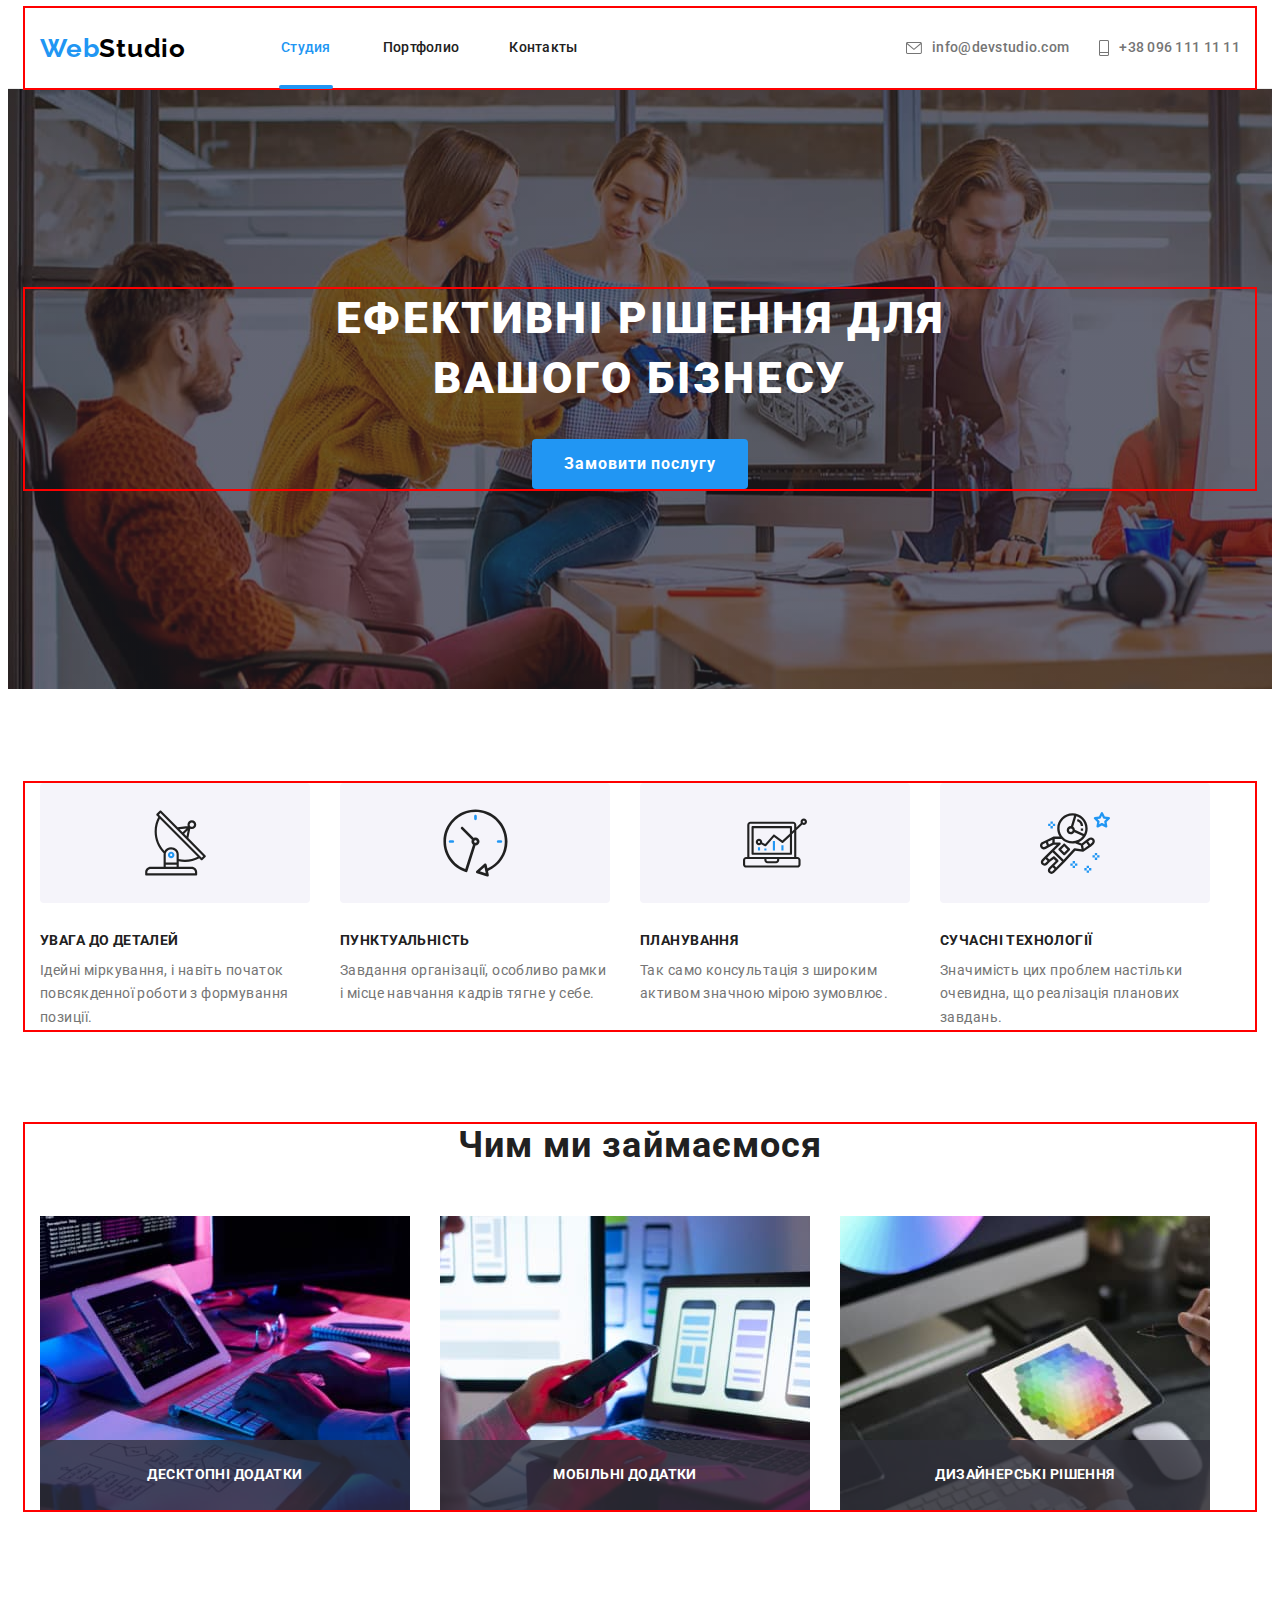
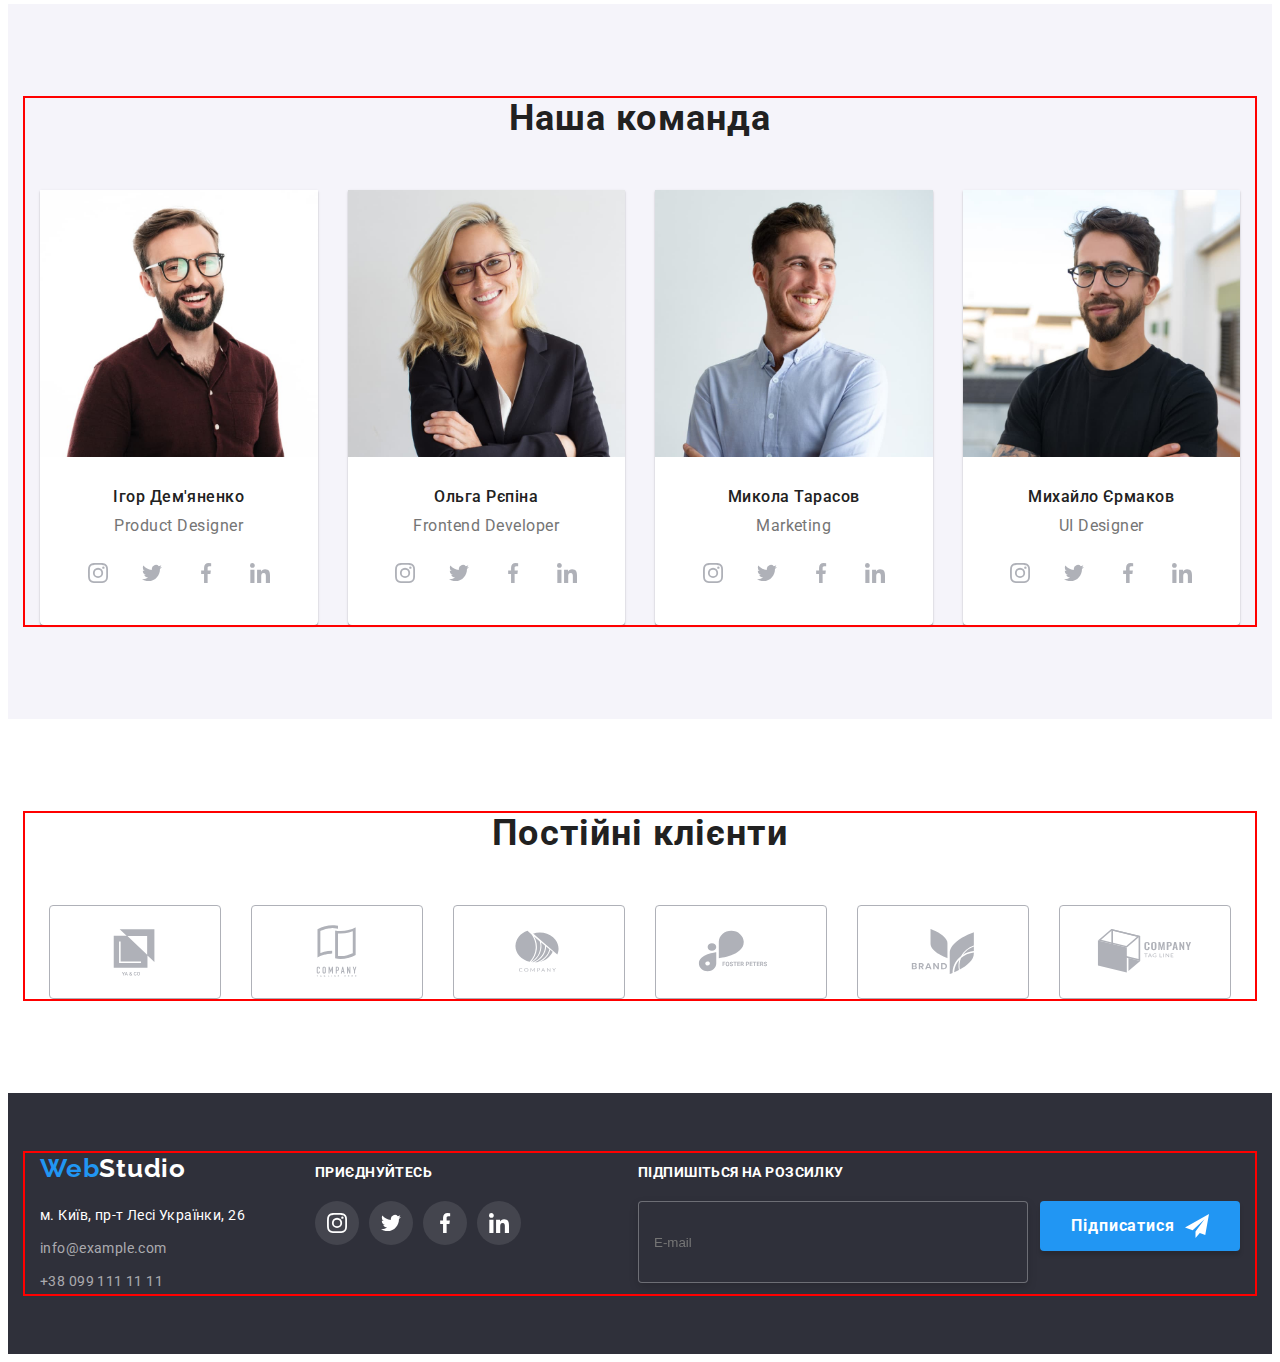
<file: index.html>
<!DOCTYPE html>
<html lang="ru">
<head>
    <meta charset="UTF-8">
    <meta http-equiv="X-UA-Compatible" content="IE=edge">
    <meta name="viewport" content="width=device-width, initial-scale=1.0">
    <title>Студія</title>
    <link rel="preconnect" href="https://fonts.googleapis.com">
    <link rel="preconnect" href="https://fonts.gstatic.com" crossorigin>
    <link href="https://fonts.googleapis.com/css2?family=Raleway:wght@700&family=Roboto:wght@400;500;700;900&display=swap"
        rel="stylesheet">
    <link rel="stylesheet" href="https://cdnjs.cloudflare.com/ajax/libs/modern-normalize/1.1.0/modern-normalize.min.css"
        integrity="sha512-wpPYUAdjBVSE4KJnH1VR1HeZfpl1ub8YT/NKx4PuQ5NmX2tKuGu6U/JRp5y+Y8XG2tV+wKQpNHVUX03MfMFn9Q=="
        crossorigin="anonymous" referrerpolicy="no-referrer" />
    <link rel="stylesheet" href="./css/styles.css">
</head>

<body>
    <header class="header">
        <div class="container header-container">
            <a href="#" lang="en" class="header-logo link">Web<span class="header-studio">Studio</span></a>
            <nav class="header-nav">
                <ul class="header-list list">
                    <li class="header-item">
                        <a href="./index.html" class="header-link link current">Студия</a>
                    </li>
                    <li class="header-item">
                        <a href="./portfolio.html" class="header-link link">Портфолио</a>
                    </li>
                    <li class="header-item">
                        <a href="#" class="header-link link">Контакты</a>
                    </li>
                </ul>
            </nav>
            <ul class="list header-list-contact">
                <li class="header-item-mail">
                    <a href="mailto:info@devstudio.com" class="header-mail link"><svg class="header-mail-icon" width="16" height="12">
                        <use href="./images/icons.svg.svg#icon-envelope-1"></use>
                    </svg>info@devstudio.com</a> 
                </li>
                <li class="header-item-tel">
                    <a href="tel:+380961111111" class="header-tel link"><svg class="header-tel-icon" width="10" height="16">
                        <use href="./images/icons.svg.svg#icon-Vector-1"></use>
                    </svg>+38 096 111 11 11</a>
                </li>
            </ul>
        </div>
    </header>
    <main>
        <section class="hero">
            <div class="container hero-container">
                <h1 class="hero-title">Ефективні рішення для вашого бізнесу</h1>
                <button type="button" class="hero-btn" data-modal-open >Замовити послугу</button>
            </div>
        </section>
        <section class="quality">
            <div class="container quality-container">
                <h2 class="visually-hidden"> Основные качества </h2>
                <ul class="quality-list list">
                    <li class="quality-item">
                        <div class="quality-icon-link link">
                        <svg class="quality-icon" width="65" height="70">
                            <use href="./images/icons.svg.svg#icon-antenna"></use>
                        </svg></div>
                        <h3 class="quality-after-title"> Увага до деталей </h3>
                        <p class="quality-text"> Ідейні міркування, і навіть початок повсякденної роботи з формування позиції. </p>
                    </li>
                    <li class="quality-item vector">
                        <div class="quality-icon-link link">
                            <svg class="quality-icon" width="67" height="70">
                                <use href="./images/icons.svg.svg#icon-clock"></use>
                            </svg></div>
                        <h3 class="quality-after-title">Пунктуальність</h3>
                        <p class="quality-text">Завдання організації, особливо рамки і місце навчання кадрів тягне у себе.</p>
                    </li>
                    <li class="quality-item">
                        <div class="quality-icon-link link">
                            <svg class="quality-icon" width="70" height="64">
                                <use href="./images/icons.svg.svg#icon-diagram"></use>
                            </svg></div>
                        <h3 class="quality-after-title">Планування</h3>
                        <p class="quality-text">Так само консультація з широким активом значною мірою зумовлює.</p>
                    </li>
                    <li class="quality-item">
                        <div class="quality-icon-link link">
                            <svg class="quality-icon" width="70" height="70">
                                <use href="./images/icons.svg.svg#icon-astronaut"></use>
                            </svg></div>
                        <h3 class="quality-after-title">Сучасні технології</h3>
                        <p class="quality-text">Значимість цих проблем настільки очевидна, що реалізація планових завдань.</p>
                    </li>
                </ul>
            </div>
        </section>
        <section class="work">
            <div class="container">
                <h2 class="work-title"> Чим ми займаємося </h2>
                <ul class="work-list list">
                    <li class="work-item">
                        <img src="./img/image-1.jpg" alt="Розробка програмного забезпечення" width="370" height="294">
                        <div class="work-wrap">
                            <p class="work-text">Десктопні додатки</p>
                        </div>
                    </li>
                    <li class="work-item">
                        <img src="./img/image-2.jpg" alt="Тестування мобільного додатку" width="370" height="294">
                        <div class="work-wrap">
                            <p class="work-text">Мобільні додатки</p>
                        </div>
                    </li>
                    <li class="work-item">
                        <img src="./img/image-3.jpg" alt="Робота з палітрою кольорів" width="370" height="294">
                        <div class="work-wrap">
                            <p class="work-text">Дизайнерські рішення</p>
                        </div>
                    </li>
                </ul>
            </div>
        </section>
        <section class="team">
            <div class="container">
                <h2 class="team-title">Наша команда</h2>
                <ul class=" team-list list">
                    <li class="team-item">
                        <img src="./img/image-4.jpg" alt="Product Designer" width="270" height="260">
                        <div class="team-wrap">
                            <h3 class="team-name">Ігор Дем'яненко</h3>
                            <p lang="en" class="team-text">Product Designer</p>
                            <ul class="team-soc list">
                                <li class="team-soc-item"> 
                                    <a href="" class="team-soc-link link">
                                        <svg class="team-soc-icon" width="20" height="20">
                                            <use href="./images/icons.svg.svg#icon-instagram"></use>
                                        </svg>
                                    </a>
                                </li>
                                <li class="team-soc-item">
                                    <a href="" class="team-soc-link link">
                                        <svg class="team-soc-icon" width="20" height="20">
                                            <use href="./images/icons.svg.svg#icon-twitter"></use>
                                        </svg>
                                    </a>
                                </li>
                                <li class="team-soc-item">
                                    <a href="" class="team-soc-link link">
                                        <svg class="team-soc-icon" width="20" height="20">
                                            <use href="./images/icons.svg.svg#icon-facebook"></use>
                                        </svg>
                                    </a>
                                </li>
                                <li class="team-soc-item">
                                    <a href="" class="team-soc-link link">
                                        <svg class="team-soc-icon" width="20" height="20">
                                            <use href="./images/icons.svg.svg#icon-linkedin"></use>
                                        </svg>
                                    </a>
                                </li>
                            </ul>
                        </div>
                    </li>
                    <li class="team-item">
                        <img src="./img/image-5.jpg" alt="Frontend Developer" width="270" height="260">
                        <div class="team-wrap">
                            <h3 class="team-name">Ольга Рєпіна</h3>
                            <p lang="en" class="team-text">Frontend Developer</p>
                            <ul class="team-soc list">
                                <li class="team-soc-item">
                                    <a href="" class="team-soc-link link">
                                        <svg class="team-soc-icon" width="20" height="20">
                                            <use href="./images/icons.svg.svg#icon-instagram"></use>
                                        </svg>
                                    </a>
                                </li>
                                <li class="team-soc-item">
                                    <a href="" class="team-soc-link link">
                                        <svg class="team-soc-icon" width="20" height="20">
                                            <use href="./images/icons.svg.svg#icon-twitter"></use>
                                        </svg>
                                    </a>
                                </li>
                                <li class="team-soc-item">
                                    <a href="" class="team-soc-link link">
                                        <svg class="team-soc-icon" width="20" height="20">
                                            <use href="./images/icons.svg.svg#icon-facebook"></use>
                                        </svg>
                                    </a>
                                </li>
                                <li class="team-soc-item">
                                    <a href="" class="team-soc-link link">
                                        <svg class="team-soc-icon" width="20" height="20">
                                            <use href="./images/icons.svg.svg#icon-linkedin"></use>
                                        </svg>
                                    </a>
                                </li>
                            </ul>
                        </div>                        
                    </li>
                    <li class="team-item">
                        <img src="./img/image-6.jpg" alt="Marketing" width="270" height="260">
                        <div class="team-wrap">
                            <h3 class="team-name">Микола Тарасов</h3>
                            <p lang="en" class="team-text">Marketing</p>
                            <ul class="team-soc list">
                                <li class="team-soc-item">
                                    <a href="" class="team-soc-link link">
                                        <svg class="team-soc-icon" width="20" height="20">
                                            <use href="./images/icons.svg.svg#icon-instagram"></use>
                                        </svg>
                                    </a>
                                </li>
                                <li class="team-soc-item">
                                    <a href="" class="team-soc-link link">
                                        <svg class="team-soc-icon" width="20" height="20">
                                            <use href="./images/icons.svg.svg#icon-twitter"></use>
                                        </svg>
                                    </a>
                                </li>
                                <li class="team-soc-item">
                                    <a href="" class="team-soc-link link">
                                        <svg class="team-soc-icon" width="20" height="20">
                                            <use href="./images/icons.svg.svg#icon-facebook"></use>
                                        </svg>
                                    </a>
                                </li>
                                <li class="team-soc-item">
                                    <a href="" class="team-soc-link link">
                                        <svg class="team-soc-icon" width="20" height="20">
                                            <use href="./images/icons.svg.svg#icon-linkedin"></use>
                                        </svg>
                                    </a>
                                </li>
                            </ul>
                        </div>                       
                    </li>
                    <li class="team-item">
                        <img src="./img/image-7.jpg" alt="UI Designer" width="270" height="260">
                        <div class="team-wrap">
                            <h3 class="team-name">Михайло Єрмаков</h3>
                            <p lang="en" class="team-text">UI Designer</p>
                            <ul class="team-soc list">
                                <li class="team-soc-item">
                                    <a href="" class="team-soc-link link">
                                        <svg class="team-soc-icon" width="20" height="20">
                                            <use href="./images/icons.svg.svg#icon-instagram"></use>
                                        </svg>
                                    </a>
                                </li>
                                <li class="team-soc-item">
                                    <a href="" class="team-soc-link link">
                                        <svg class="team-soc-icon" width="20" height="20">
                                            <use href="./images/icons.svg.svg#icon-twitter"></use>
                                        </svg>
                                    </a>
                                </li>
                                <li class="team-soc-item">
                                    <a href="" class="team-soc-link link">
                                        <svg class="team-soc-icon" width="20" height="20">
                                            <use href="./images/icons.svg.svg#icon-facebook"></use>
                                        </svg>
                                    </a>
                                </li>
                                <li class="team-soc-item">
                                    <a href="" class="team-soc-link link">
                                        <svg class="team-soc-icon" width="20" height="20">
                                            <use href="./images/icons.svg.svg#icon-linkedin"></use>
                                        </svg>
                                    </a>
                                </li>
                            </ul>
                        </div>
                    </li>
                </ul>
            </div>
        </section>
        <section class="clients">
            <div class="container">
                <h2 class="clients-title">Постійні клієнти</h2>
                <ul class="clients-list list">
                    <li class="clients-item">
                        <a href="" class="clients-link">
                            <svg class="clients-icon" width="106" height="60">
                                <use href="./images/icons.svg.svg#icon-Logo-1"></use>
                            </svg>
                        </a></li>
                    <li class="clients-item"><a href="" class="clients-link">
                        <svg class="clients-icon" width="106" height="60">
                            <use href="./images/icons.svg.svg#icon-Logo-3"></use>
                        </svg>
                    </a></li>
                    <li class="clients-item"><a href="" class="clients-link">
                        <svg class="clients-icon" width="106" height="60">
                            <use href="./images/icons.svg.svg#icon-Logo-2"></use>
                        </svg>
                    </a></li>
                    <li class="clients-item"><a href="" class="clients-link">
                        <svg class="clients-icon" width="106" height="60">
                            <use href="./images/icons.svg.svg#icon-Logo-4"></use>
                        </svg>
                    </a></li>
                    <li class="clients-item"><a href="" class="clients-link">
                        <svg class="clients-icon" width="106" height="60">
                            <use href="./images/icons.svg.svg#icon-Logo-5"></use>
                        </svg>
                    </a></li>
                    <li class="clients-item"><a href="" class="clients-link">
                        <svg class="clients-icon" width="106" height="60">
                            <use href="./images/icons.svg.svg#icon-Logo-6"></use>
                        </svg>
                    </a></li>
                </ul>
            </div>
        </section>
    </main>
    <footer class="footer">
        <div class="container footer-container">
            <div class="footer-wrap">
                <a href="#" lang="en" class="footer-logo link list">Web<span class="footer-studio">Studio</span></a>
                <address class="footer-adress">
                    <a href="https://www.google.com.ua/maps/place/%D0%B1%D1%83%D0%BB.+%D0%9B%D0%B5%D1%81%D0%B8+%D0%A3%D0%BA%D1%80%D0%B0%D0%B8%D0%BD%D0%BA%D0%B8,+26,+%D0%9A%D0%B8%D0%B5%D0%B2,+02000/@50.4265807,30.5361971,17z/data=!4m13!1m7!3m6!1s0x40d4cf0e033ecbe9:0x57a4dffefec77da0!2z0LHRg9C7LiDQm9C10YHQuCDQo9C60YDQsNC40L3QutC4LCAyNiwg0JrQuNC10LIsIDAyMDAw!3b1!8m2!3d50.4265807!4d30.5383858!3m4!1s0x40d4cf0e033ecbe9:0x57a4dffefec77da0!8m2!3d50.4265807!4d30.5383858?hl=ru"
                        class="fotter-adress-link link">м. Київ, пр-т Лесі Українки, 26</a>
                    <ul class="footer-list list">
                        <li class="footer-item">
                            <a href="mailto:info@example.com" class="fooret-mail link">info@example.com</a>
                        </li>
                        <li class="footer-item">
                            <a href="tel:+380991111111" class="footer-tel link">+38 099 111 11 11</a>
                        </li>
                    </ul>
                </address>
            </div>
            <div class="footer-wrap-soc">
                <p class="footer-text">Приєднуйтесь</p>
                <ul class="footer-soc list">
                    <li class="footer-soc-item">
                        <a href="" class="footer-soc-link link">
                            <svg class="footer-soc-icon" width="20" height="20">
                                <use href="./images/icons.svg.svg#icon-instagram"></use>
                            </svg>
                        </a>
                    </li>
                    <li class="footer-soc-item">
                        <a href="" class="footer-soc-link link">
                            <svg class="footer-soc-icon" width="20" height="20">
                                <use href="./images/icons.svg.svg#icon-twitter"></use>
                            </svg>
                        </a>
                    </li>
                    <li class="footer-soc-item">
                        <a href="" class="footer-soc-link link">
                            <svg class="footer-soc-icon" width="20" height="20">
                                <use href="./images/icons.svg.svg#icon-facebook"></use>
                            </svg>
                        </a>
                    </li>
                    <li class="footer-soc-item">
                        <a href="" class="footer-soc-link link">
                            <svg class="footer-soc-icon" width="20" height="20">
                                <use href="./images/icons.svg.svg#icon-linkedin"></use>
                            </svg>
                        </a>
                    </li>
                </ul>
            </div>
            <div>
                <p class="footer-text">Підпишіться на розсилку</p>
                <form class="footer-input-btn">
                    <label class="footer-input-field" >
                        <input type="email" name="mail" placeholder="E-mail" class="footer-input">
                    </label>                                
                    <button type="submit" class="footer-button">Підписатися
                        <svg class="footer-send-icon" width="24" height="24">
                            <use href="./images/icons.svg.svg#icon-send"></use>
                        </svg>
                    </button>
                </form>                  
            </div>
    </div>
    </footer>
    <div class="backdrop is-hidden" data-modal>
        <div class="modal">
            <button type="button" class="modal-close" data-modal-close>
                <svg class="button-icon" width="17" height="17">
                    <use href="./images/icons.svg.svg#icon-close"></use>
                </svg>
            </button>
            <p class="modal-title">Залиште свої дані, ми вам передзвонимо</p>
            <form class="modal-form">
                <div class="input-field">
                    <label for="user-name" class="label-title">Ім'я</label>
                    <div class="input-wrap">
                        <input type="name" class="form-input" name="user-name" id="user-name">
                        <svg class="input-icon" width="18" height="18">
                            <use href="./images/icons.svg.svg#icon-person-black-1"></use>
                        </svg>
                    </div>
                </div>
                <div class="input-field">
                    <label for="user-tel" class="label-title">Телефон</label>
                   <div class="input-wrap">
                    <input type="tel" class="form-input" name="user-tel" id="user-tel">
                    <svg class="input-icon" width="18" height="18">
                        <use href="./images/icons.svg.svg#icon-phone-black-1"></use>
                    </svg>
                   </div>
                </div>
                <div class="input-field">
                    <label for="user-mail" class="label-title">Пошта</label>
                    <div class="input-wrap">
                        <input type="email" class="form-input" name="user-mail" id="user-mail">
                        <svg class="input-icon" width="18" height="18">
                            <use href="./images/icons.svg.svg#icon-email-black-1"></use>
                        </svg>
                    </div>
                </div>
                <div class="modal-textarea">
                    <label for="comment" class="label-title">Коментар</label>
                    <textarea name="comment" id="comment" class="modal-text" placeholder="Введіть текст"></textarea>
                </div>     
                <div class="checkbox">
                    <input type="checkbox" name="user-policy" value="true" id="user-policy" class="input-check visually-hidden">
                    <label for="user-policy" class="check-text"> 
                        <span> 
                            <svg class="check-icon" width="11" height="8">
                                <use href="./images/icons.svg.svg#icon-Vector"></use>
                            </svg>
                        </span>Погоджуюся з розсилкою та приймаю 
                        <a 
                        href="#" target="_blank" rel="noopener noreferrer nofollow" class="check-link">  Умови договору </a>
                    </label>
                </div>           
                <button type="submit" class="modal-button"> Відправити </button>
            </form>

        </div>
    </div>
    <script src="./js/modal.js"></script>
</body>
</html>
</file>
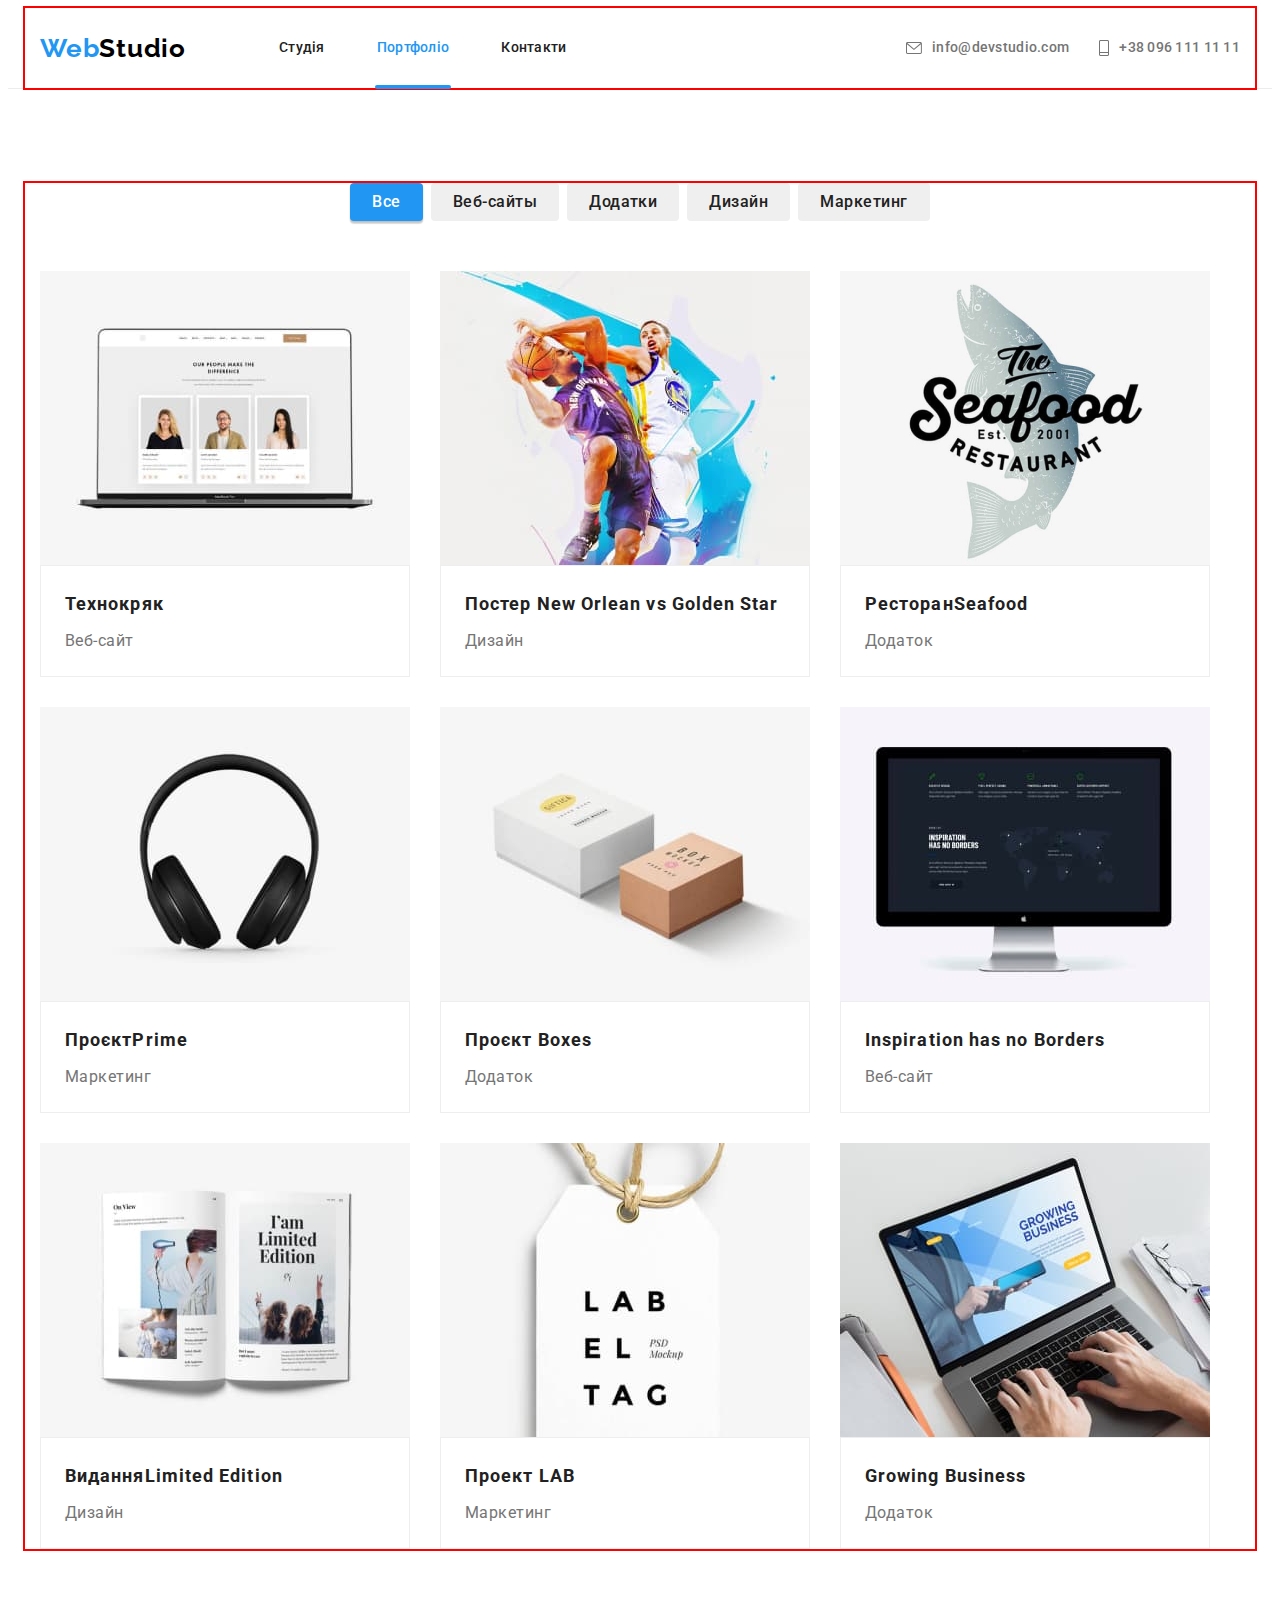
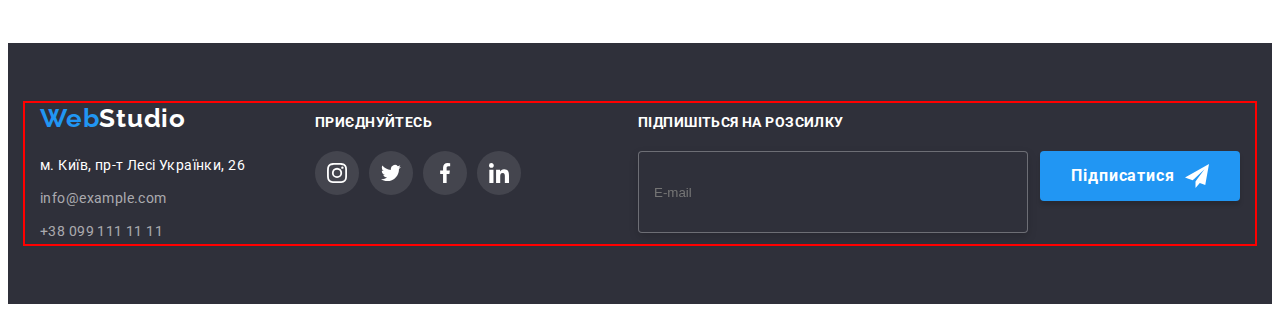
<file: portfolio.html>
<!DOCTYPE html>
<html lang="ru">
<head>
    <meta charset="UTF-8">
    <meta http-equiv="X-UA-Compatible" content="IE=edge">
    <meta name="viewport" content="width=device-width, initial-scale=1.0">
    <title>Портфоліо</title>
    <link rel="preconnect" href="https://fonts.googleapis.com">
    <link rel="preconnect" href="https://fonts.gstatic.com" crossorigin>
    <link href="https://fonts.googleapis.com/css2?family=Raleway:wght@700&family=Roboto:wght@400;500;700;900&display=swap"
        rel="stylesheet">
    <link rel="stylesheet" href="https://cdnjs.cloudflare.com/ajax/libs/modern-normalize/1.1.0/modern-normalize.min.css"
            integrity="sha512-wpPYUAdjBVSE4KJnH1VR1HeZfpl1ub8YT/NKx4PuQ5NmX2tKuGu6U/JRp5y+Y8XG2tV+wKQpNHVUX03MfMFn9Q=="
            crossorigin="anonymous" referrerpolicy="no-referrer" />
    <link rel="stylesheet" href="./css/styles.css">
</head>
<body>
    <header class="header">
        <div class="container header-container">
            <a href="#" lang="en" class="header-logo link">Web<span class="header-studio">Studio</span></a>
            <nav class="header-nav">
                <ul class="header-list list">
                    <li class="header-item">
                        <a href="./index.html" class="header-link link">Студія</a>
                    </li>
                    <li class="header-item">
                        <a href="./portfolio.html" class="header-link link current">Портфоліо</a>
                    </li>
                    <li class="header-item">
                        <a href="#" class="header-link link">Контакти</a>
                    </li>
                </ul>
            </nav>
            <ul class="list header-list-contact">
                <li class="header-item-mail">
                    <a href="mailto:info@devstudio.com" class="header-mail link"><svg class="header-mail-icon" width="16" height="12">
                        <use href="./images/icons.svg.svg#icon-envelope-1"></use>
                    </svg>info@devstudio.com</a>
                </li>
                <li class="header-item-tel">
                    <a href="tel:+380961111111" class="header-tel link"><svg class="header-tel-icon" width="10" height="16">
                        <use href="./images/icons.svg.svg#icon-Vector-1"></use>
                    </svg>+38 096 111 11 11</a>
                </li>
            </ul>
        </div>
    </header>
    <main>
        <section class="button">
            <div class="container">
                <h1 class="visually-hidden">Портфоліо</h1>
                    <ul class="button-list list">
                        <li class="button-item">
                            <button type="button" class="button-btn current-btn">Все</button>
                        </li>
                        <li class="button-item">
                            <button type="button" class="button-btn">Веб-сайты</button>
                        </li>
                        <li class="button-item">
                            <button type="button" class="button-btn">Додатки</button>
                        </li>
                        <li class="button-item">
                            <button type="button" class="button-btn">Дизайн</button>
                        </li>
                        <li class="button-item">
                            <button type="button" class="button-btn">Маркетинг</button>
                        </li>
                    </ul>
                <ul class="portfolio-list list">
                    <li class="portfolio-item">
                        <a href="#" class="portfolio-link link">
                            <div class="portfolio-top-wrap">
                                <img src="./images/img-1.jpg" alt="веб-сайт" width="370" height="294">
                                <p class="portfoio-top-text">Ресурс пропонує комплексні пропозиції з різним рівнем функціоналу та сервісів. Все це дозволить відвідувачу отримати
                                вичерпні відомості про компанію чи приватну особу.</p>
                            </div>                            
                            <div class="portfolio-wrap">
                                <h2 class="portfolio-title">Технокряк</h2>
                                <p class="portfolio-text">Веб-сайт</p>
                            </div>
                        </a>  
                    </li>
                    <li class="portfolio-item">
                        <a href="#"class="portfolio-link link">
                            <div class="portfolio-top-wrap">
                                <img src="./images/img-2.jpg" alt="Дизайн" width="370" height="294">
                                <p class="portfoio-top-text">Ресурс пропонує комплексні пропозиції з різним рівнем функціоналу та сервісів. Все це                                     дозволить відвідувачу отримати
                                    вичерпні відомості про компанію чи приватну особу.</p>
                            </div>                                                      
                            <div class="portfolio-wrap">
                                <h2 class="portfolio-title">Постер <span lang="en">New Orlean vs Golden Star</span></h2>
                                <p class="portfolio-text">Дизайн</p>
                            </div>
                        </a>                        
                    </li>
                    <li class="portfolio-item">
                        <a href="#" class="portfolio-link link">
                            <div class="portfolio-top-wrap">
                                <img src="./images/img-3.jpg" alt="Додаток" width="370" height="294">
                                <p class="portfoio-top-text">Ресурс пропонує комплексні пропозиції з різним рівнем функціоналу та сервісів. Все це
                                    дозволить відвідувачу отримати вичерпні відомості про компанію чи приватну особу.</p>
                            </div>                           
                            <div class="portfolio-wrap">
                                <h2 class="portfolio-title">Ресторан<span lang="en">Seafood</span></h2>
                                <p class="portfolio-text">Додаток</p>
                            </div>
                        </a>
                    </li>
                    <li class="portfolio-item">
                        <a href="#" class="portfolio-link link">
                            <div class="portfolio-top-wrap">
                                <img src="./images/img-4.jpg" alt="Маркетинг" width="370" height="294">
                                <p class="portfoio-top-text">Ресурс пропонує комплексні пропозиції з різним рівнем функціоналу та сервісів. Все це
                                    дозволить відвідувачу отримати вичерпні відомості про компанію чи приватну особу.</p>
                            </div>                            
                            <div class="portfolio-wrap">
                                <h2 class="portfolio-title">Проєкт<span lang="en">Prime</span></h2>
                                <p class="portfolio-text">Маркетинг</p>
                            </div>
                        </a>                                               
                    </li>
                    <li class="portfolio-item">
                        <a href="#" class="portfolio-link link">
                            <div class="portfolio-top-wrap">
                                <img src="./images/img-5.jpg" alt="Додаток" width="370" height="294">
                                <p class="portfoio-top-text">Ресурс пропонує комплексні пропозиції з різним рівнем функціоналу та сервісів. Все це
                                    дозволить відвідувачу отримати вичерпні відомості про компанію чи приватну особу.</p>
                            </div>                            
                            <div class="portfolio-wrap">
                                <h2 class="portfolio-title">Проєкт <span lang="en">Boxes</span></h2>
                                <p class="portfolio-text">Додаток</p>
                            </div>
                        </a>                                                
                    </li>
                    <li class="portfolio-item">
                        <a href="#" class="portfolio-link link">
                            <div class="portfolio-top-wrap">
                                <img src="./images/img-6.jpg" alt="Веб-сайт" width="370" height="294">
                                <p class="portfoio-top-text">Ресурс пропонує комплексні пропозиції з різним рівнем функціоналу та сервісів. Все це
                                    дозволить відвідувачу отримати вичерпні відомості про компанію чи приватну особу.</p>
                            </div>                            
                            <div class="portfolio-wrap">
                                <h2 lang="en" class="portfolio-title">Inspiration has no Borders</h2>
                                <p class="portfolio-text">Веб-сайт</p>
                            </div>
                        </a>                                             
                    </li>
                    <li class="portfolio-item">
                        <a href="#" class="portfolio-link link">
                            <div class="portfolio-top-wrap">
                                <img src="./images/img-7.jpg" alt="Дизайн" width="370" height="294">
                                <p class="portfoio-top-text">Ресурс пропонує комплексні пропозиції з різним рівнем функціоналу та сервісів. Все це
                                    дозволить відвідувачу отримати вичерпні відомості про компанію чи приватну особу.</p>
                            </div>                            
                            <div class="portfolio-wrap">
                                <h2 class="portfolio-title">Видання<span lang="en">Limited Edition</span></h2>
                                <p class="portfolio-text">Дизайн</p>
                            </div>
                        </a>                                             
                    </li>
                    <li class="portfolio-item">
                        <a href="#" class="portfolio-link link">
                            <div class="portfolio-top-wrap">
                                <img src="./images/img-8.jpg" alt="Маркетинг" width="370" height="294">
                                <p class="portfoio-top-text">Ресурс пропонує комплексні пропозиції з різним рівнем функціоналу та сервісів. Все це
                                    дозволить відвідувачу отримати вичерпні відомості про компанію чи приватну особу.</p>
                            </div>                            
                            <div class="portfolio-wrap">
                                <h2 class="portfolio-title">Проект <span lang="en">LAB</span></h2>
                                <p class="portfolio-text">Маркетинг</p>
                            </div>
                        </a>                                               
                    </li>
                    <li class="portfolio-item">
                        <a href="#" class="portfolio-link link">
                            <div class="portfolio-top-wrap">
                                <img src="./images/img-9.jpg" alt="Додаток" width="370" height="294">
                                <p class="portfoio-top-text">Ресурс пропонує комплексні пропозиції з різним рівнем функціоналу та сервісів. Все це
                                    дозволить відвідувачу отримати вичерпні відомості про компанію чи приватну особу.</p>
                            </div>
                            <div class="portfolio-wrap">
                                <h2 lang="en" class="portfolio-title">Growing Business</h2>
                                <p class="portfolio-text">Додаток</p>
                            </div>
                        </a>                                               
                    </li>
                </ul>
            </div>
        </section>
    </main>
    <footer class="footer">
        <div class="container footer-container">
            <div class="footer-wrap">
                <a href="#" lang="en" class="footer-logo link list">Web<span class="footer-studio">Studio</span></a>
                <address class="footer-adress">
                    <a href="https://www.google.com.ua/maps/place/%D0%B1%D1%83%D0%BB.+%D0%9B%D0%B5%D1%81%D0%B8+%D0%A3%D0%BA%D1%80%D0%B0%D0%B8%D0%BD%D0%BA%D0%B8,+26,+%D0%9A%D0%B8%D0%B5%D0%B2,+02000/@50.4265807,30.5361971,17z/data=!4m13!1m7!3m6!1s0x40d4cf0e033ecbe9:0x57a4dffefec77da0!2z0LHRg9C7LiDQm9C10YHQuCDQo9C60YDQsNC40L3QutC4LCAyNiwg0JrQuNC10LIsIDAyMDAw!3b1!8m2!3d50.4265807!4d30.5383858!3m4!1s0x40d4cf0e033ecbe9:0x57a4dffefec77da0!8m2!3d50.4265807!4d30.5383858?hl=ru"
                        class="fotter-adress-link link">м. Київ, пр-т Лесі Українки, 26</a>
                    <ul class="footer-list list">
                        <li class="footer-item">
                            <a href="mailto:info@example.com" class="fooret-mail link">info@example.com</a>
                        </li>
                        <li class="footer-item">
                            <a href="tel:+380991111111" class="footer-tel link">+38 099 111 11 11</a>
                        </li>
                    </ul>
                </address>
            </div>
            <div class="footer-wrap-soc">
                <p class="footer-text">Приєднуйтесь</p>
                <ul class="footer-soc list">
                    <li class="footer-soc-item">
                        <a href="" class="footer-soc-link link">
                            <svg class="footer-soc-icon" width="20" height="20">
                                <use href="./images/icons.svg.svg#icon-instagram"></use>
                            </svg>
                        </a>
                    </li>
                    <li class="footer-soc-item">
                        <a href="" class="footer-soc-link link">
                            <svg class="footer-soc-icon" width="20" height="20">
                                <use href="./images/icons.svg.svg#icon-twitter"></use>
                            </svg>
                        </a>
                    </li>
                    <li class="footer-soc-item">
                        <a href="" class="footer-soc-link link">
                            <svg class="footer-soc-icon" width="20" height="20">
                                <use href="./images/icons.svg.svg#icon-facebook"></use>
                            </svg>
                        </a>
                    </li>
                    <li class="footer-soc-item">
                        <a href="" class="footer-soc-link link">
                            <svg class="footer-soc-icon" width="20" height="20">
                                <use href="./images/icons.svg.svg#icon-linkedin"></use>
                            </svg>
                        </a>
                    </li>
                </ul>
            </div>
            <div>
                <p class="footer-text">Підпишіться на розсилку</p>
                <form class="footer-input-btn">
                    <label class="footer-input-field">
                        <input type="email" name="mail" placeholder="E-mail" class="footer-input">
                    </label>
                    <button type="submit" class="footer-button">Підписатися
                        <svg class="footer-send-icon" width="24" height="24">
                            <use href="./images/icons.svg.svg#icon-send"></use>
                        </svg>
                    </button>
                </form>
            </div>
        </div>
    </footer>
   
</body>
</html>
</file>
<file: css/styles.css>
:root {
    --second-color: #212121;
    --main-color: #757575;
    --main-fs: 14px;
    --white-color: #FFFFFF;
    --accent-color:#2196F3;
 }

 p, 
 h1, 
 h2, 
 h3, 
 h4, 
 h5, 
 h6 {
    margin: 0;
 }

 ul{
    margin: 0;
    padding-left: 0;
 }
img {
    display: block;
    width: 100%;
    height: auto;
}

body {
font-family: "Roboto", sans-serif;
background: var(--white-color);
color: var(--main-color)
}

.list {
    list-style: none;
}

.link {
    text-decoration: none;
}

.container {
    width: 1200px;
    padding-right: 15px;
    padding-left: 15px;
    margin: 0 auto;
    outline: 2px solid red;
}

.header {
    border-bottom: 1px solid #ECECEC;
}

.header-container {
    display: flex;
    align-items: center;
    justify-content: center;}


.header-list, 
.header-list-contact{
    display: flex;
}

.header-list-contact {
margin-left: auto;
}

.visually-hidden {
position: absolute;
white-space: nowrap;
width: 1px;
height: 1px;
overflow: hidden;
border: 0;
padding: 0;
clip: rect(0 0 0 0);
clip-path: inset(50%);
 margin: -1px;
}

.header-logo,
.footer-logo {
font-family: 'Raleway', sans-serif;
font-weight: 700;
font-size: 26px;
line-height: 1.19;
letter-spacing: 0.03em;
color: var(--accent-color);
}

.header-logo {
padding-top: 24px;
padding-bottom: 24px;
margin-right: 93px;

}
.header-studio {
color: #000000;
}


.header-nav .current {
    color: var(--accent-color);
} 

.current{
    color: var(--accent-color);
    padding-right: 2px;
    padding-left: 2px;
    position: relative;
}

.current::after {
    content: "";
    width: 100%;
    height: 4px;
    background-color: var(--accent-color);
    border-radius: 2px;
    display: block;
    bottom: -1px;
    right: 0;
    position: absolute;
}

.header-item:not(:last-child) {
margin-right: 50px;
}

.header-link {
font-weight: 500;
font-size: 14px;
line-height: 1.14;
letter-spacing: 0.02em;
color: var(--second-color);
display: block;
padding-top: 32px;
padding-bottom: 32px;
transition-property: color;
transition-duration: 250ms;
transition-timing-function: cubic-bezier(0.4, 0, 0.2, 1);
}

.header-link:hover,
.header-link:focus, 
.header-mail:hover,
.header-mail:focus, 
.header-tel:hover,
.header-tel:focus,
.fooret-mail:hover,
.fooret-mail:focus,
.footer-tel:hover,
.footer-tel:focus {
color: var(--accent-color);
}


.header-mail,
.header-tel {
font-weight: 500;
font-size: 14px;
line-height: 1.14;
letter-spacing: 0.02em;
color: var(--main-color);
padding-top: 32px;
padding-bottom: 32px;
display: flex; 
align-items: center;
transition-property: color;
transition-duration: 250ms;
transition-timing-function: cubic-bezier(0.4, 0, 0.2, 1);

}

.header-item-mail {
margin-right: 30px;
}

.header-mail-icon, 
.header-tel-icon {
    fill: currentColor;
    margin-right: 10px;
}


/*      HERO      */

.hero {
background-color: #303030;
background-image:linear-gradient(rgba(47, 48, 58, 0.4), rgba(47, 48, 58, 0.4)), url(../images/Img-hero.jpg);
padding-top: 200px;
padding-bottom: 200px;
max-width: 1600px;
margin: 0 auto;
}


.hero-title {
font-weight: 900;
font-size: 44px;
line-height: 1.36;
text-align: center;
letter-spacing: 0.06em;
text-transform: uppercase;
color: var(--white-color);
width: 707px;
margin-bottom: 30px;
margin-left: auto;
margin-right: auto;
}
 
.hero-btn {
font-family: "Roboto", sans-serif;
font-weight: 700;
font-size: 16px;
line-height: 1.87;
display: flex;
align-items: center;
text-align: center;
letter-spacing: 0.06em;
color: var(--white-color);
background-color: var(--accent-color);
border-radius: 4px;
padding: 10px 32px 10px 32px;
margin: 0 auto;
border: transparent;
transition-property: background-color;
transition-duration: 250ms;
transition-timing-function: cubic-bezier(0.4, 0, 0.2, 1);

}

.hero-btn:hover {
background-color:#188ce8;
}

/* QUALITY */

.quality {
padding-top: 94px;
padding-bottom: 94px;
}

.quality-list {
display: flex;
}

.quality-icon-link {
    width: 270px;
    height: 120px;
    border-radius: 4px;
    background-color: #F5F4FA;
    display: flex;
    align-items: center;
    justify-content: center;
    margin-bottom: 30px;
}

.quality-after-title {
font-weight: 700;
font-size: 14px;
line-height: 1.14;
letter-spacing: 0.03em;
text-transform: uppercase;
color: var(--second-color);
margin-bottom: 10px;
}

.quality-text {
font-size: 14px;
line-height: 1.71;
letter-spacing: 0.03em;
color: var(--main-color);
width: 270px;
}

.quality-item:not(:last-child){
   margin-right: 30px; 
}

/*        WORK          */

.work {
padding-bottom: 94px;
}

.work-title {
font-weight: 700;
font-size: 36px;
line-height: 1.16x;
text-align: center;
letter-spacing: 0.03em;
color: var(--second-color);
margin-bottom: 50px;
}

.work-list {
display: flex;
gap: 30px;
}

.work-item {
    position: relative;
}

.work-wrap {
    width: 370px;
    height: 70px;
    background-color: rgba(47, 48, 58, 0.8);
    position: absolute;
    bottom: 0;
    right: 0;
    display: flex;
    align-items: center;
    justify-content: center;
}

.work-text {
font-weight: 700;
font-size: 14px;
line-height: 1.14;
letter-spacing: 0.03em;
text-transform: uppercase;
color: var(--white-color);

}


/*       TEAM          */
.team {
background: #F5F4FA;
padding-top: 94px;
padding-bottom: 94px;
}

.team-title {
font-weight: 700;
font-size: 36px;
line-height: 1.16;
text-align: center;
letter-spacing: 0.03em;
color:  var(--second-color);
margin-bottom: 50px;
}

.team-list {
display: flex;
gap: 30px;
}

.team-item {
background-color:var(--white-color);
box-shadow: 0px 1px 3px rgba(0, 0, 0, 0.12), 0px 1px 1px rgba(0, 0, 0, 0.14), 0px 2px 1px rgba(0, 0, 0, 0.2);
border-radius: 0px 0px 4px 4px;
} 
.team-wrap {
padding-bottom: 30px;
padding-top: 30px;
}

.team-name {
font-weight: 500;
font-size: 16px;
line-height: 1.19;
text-align: center;
letter-spacing: 0.03em;
color:  var(--second-color);
margin-bottom: 10px;
}

.team-text {
line-height: 1.19;
text-align: center;
letter-spacing: 0.03em;
color: var(--main-color);
margin-bottom: 16px;
}

.team-soc {
    display: flex;
    justify-content: center;
    gap: 10px;
}

.team-soc-link {
   width: 44px; 
   height: 44px;
   border-radius: 50%;
   background-color: var(--white-color);
   display: flex;
   align-items: center;
   justify-content: center;
   transition-property: background-color;
   transition-duration: 250ms;
   transition-timing-function: cubic-bezier(0.4, 0, 0.2, 1);
}

.team-soc-icon {
    fill: #AFB1B8;
    transition-property: fill;
    transition-duration: 250ms;
    transition-timing-function: cubic-bezier(0.4, 0, 0.2, 1);
    
}

.team-soc-link:hover,
.team-soc-link:focus {
    background-color: var(--accent-color)
}

.team-soc-link:hover .team-soc-icon,
.team-soc-link:focus .team-soc-icon {
    fill: var(--white-color);
}

/*     CLIENTS     */
.clients {
    padding-top: 94px;
    padding-bottom: 94px;
}
.clients-title {
    font-weight: 700;
    font-size: 36px;
    line-height: 1.16;
    text-align: center;
    letter-spacing: 0.03em;
    color: var(--second-color);
    margin-bottom: 50px;
    
}

.clients-list{
display: flex;
align-items: center;
justify-content: center;
gap: 30px;
}


.clients-link{
    width: 170px;
    height: 92px;
    border-radius: 4px;
    border: 1px solid #AFB1B8;
    display: flex;
    align-items: center;
    justify-content: center;
    transition-property: border;
    transition-duration: 250ms;
    transition-timing-function: cubic-bezier(0.4, 0, 0.2, 1);

}
.clients-icon {
    fill: #AFB1B8;
    transition-property: fill;
    transition-duration: 250ms;
    transition-timing-function: cubic-bezier(0.4, 0, 0.2, 1);
} 

.clients-link:hover,
.clients-link:focus {
    border:1px solid var(--accent-color);
}

.clients-link:hover .clients-icon,
.clients-link:focus .clients-icon{
    fill: var(--accent-color);
}

/*    FOOTER    */

.footer{
background: #2F303A;
padding-top: 60px;
padding-bottom: 60px;
}

.footer-container {
    display: flex;
    align-items: baseline; 
}

.footer-wrap {
    margin-right: 70px;
}

.fotter-adress-link {
font-style: normal;
font-size: 14px;
line-height: 1.71;
letter-spacing: 0.03em;
color: var(--white-color);
}

.footer-adress {
    font-style: normal;
    margin-top: 20px;

}

.footer-list {
    margin-top: 9px;
}

.fooret-mail, 
.footer-tel {
font-size: 14px;
line-height: 1.71;
letter-spacing: 0.03em;
color: rgba(255, 255, 255, 0.6);
transition-property: color;
transition-duration: 250ms;
transition-timing-function: cubic-bezier(0.4, 0, 0.2, 1);
}

.footer-wrap-soc {
    margin-right: auto;
}

.footer-text{
font-weight: 700;
font-size: 14px;
line-height: 1.14;
letter-spacing: 0.03em;
text-transform: uppercase;
color: var(--white-color);
margin-bottom: 20px;
}

.footer-soc {
    display: flex;
    gap: 10px;
}

.footer-item:not(:last-child) {
    margin-bottom: 9px;
}

.footer-soc-link {
    width: 44px;
    height: 44px;
    border-radius: 50%;
    background-color: rgba(255, 255, 255, 0.1);
    display: flex;
    align-items: center;
    justify-content: center;
    transition-property: background-color;
    transition-duration: 250ms;
    transition-timing-function: cubic-bezier(0.4, 0, 0.2, 1);
}

.footer-soc-icon {
    fill: var(--white-color);
}

.footer-soc-link:hover,
.footer-soc-link:focus {
    background-color: var(--accent-color)
}


.footer-studio {
color: var(--white-color)
} 

.footer-input{
    width: 358px;
    height: 50px;
    border: 1px solid rgba(255, 255, 255, 0.3);
    filter: drop-shadow(0px 4px 4px rgba(0, 0, 0, 0.15));
    border-radius: 4px;
    background-color: #2F303A;
    color: var(--white-color);
    padding: 15px;
    transition-property: outline-color;
    transition-duration: 250ms;
    transition-timing-function: cubic-bezier(0.4, 0, 0.2, 1);
     
}

.footer-input:focus {
    outline-color: var(--accent-color);
}


.footer-input-btn{
    display: flex; 
}

.footer-input-field {
    margin-right: 12px;
}

   
.footer-button {
    width: 200px;
    height: 50px;
    background: var(--accent-color);
    box-shadow: 0px 4px 4px rgba(0, 0, 0, 0.15);
    border-radius: 4px;
    font-family: 'Roboto';
    font-style: normal;
    font-weight: 700;
    font-size: 16px;
    line-height: 1.88;
    display: flex;
    align-items: center;
    justify-content: center;
    text-align: center;
    letter-spacing: 0.06em;
    color: var(--white-color);
    border: var(--accent-color);
    transition-property: color;
    transition-duration: 250ms;
    transition-timing-function: cubic-bezier(0.4, 0, 0.2, 1);
  
}

.footer-button:hover,
.footer-button:focus {
    background-color: #188ce8;
}


.footer-send-icon {
    margin-left: 10px;
}


/* BUTTON  */

.button {
padding-top: 94px;
padding-bottom: 94px;
}

.button-item:not(:last-child){
margin-right: 8px;
}

.button-btn {
font-weight: 500;
font-size: 16px;
line-height: 1.63;
text-align: center;
letter-spacing: 0.03em;
color: var(--second-color);
border: none;
font-family: inherit;
border-radius: 4px;
padding: 6px 22px;
transition-property: background-color, color, box-shadow;
transition-duration: 250ms;
transition-timing-function: cubic-bezier(0.4, 0, 0.2, 1);

}

.button-btn:focus,
.current-btn,
.button-btn:hover {
background-color:var(--accent-color);
color: var(--white-color);
box-shadow: 0px 3px 1px rgba(0, 0, 0, 0.1), 0px 1px 2px rgba(0, 0, 0, 0.08), 0px 2px 2px rgba(0, 0, 0, 0.12);
}


.button-list{
    display: flex;
    justify-content: center;
    margin-bottom: 50px;
}

/* PORTFOLIO  */

.portfolio-title {
font-weight: 700;
font-size: 18px;
line-height: 2.00;
letter-spacing: 0.06em;
color: var(--second-color);
margin-bottom: 4px; 
}

.portfolio-text {
font-weight: 400;
line-height: 1.88;
letter-spacing: 0.03em;
color: var(--main-color);


}

.portfolio-list {
    display: flex;
    flex-wrap: wrap;
    gap: 30px;

}
.portfolio-wrap {
 padding-top: 20px;
 padding-bottom: 20px;  
 background: var(--white-color);
 border: 1px solid #EEEEEE;
 padding-left: 24px;
 padding-right: 24px;


}
.portfolio-link {
    display: block;
    transition-property: box-shadow;
    transition-duration: 250ms;
    transition-timing-function: cubic-bezier(0.4, 0, 0.2, 1);
}


.portfolio-link:hover,
.portfolio-link:focus {
box-shadow: 0px 1px 1px rgba(0, 0, 0, 0.12), 0px 4px 4px rgba(0, 0, 0, 0.06), 1px 4px 6px rgba(0, 0, 0, 0.16);
}

.portfolio-link:hover .portfoio-top-text {
transform: translateY(0);
}

.portfolio-top-wrap {
    width: 370px;
    height: 100%;
    position: relative;
    overflow: hidden;

}

.portfoio-top-text{
font-weight: 400;
font-size: 18px;
line-height: 1.56;
letter-spacing: 0.03em;
color: var(--white-color);
background-color: rgba(33, 150, 243, 0.9);
padding: 63px 24px;
position: absolute;
left: 0;
top: 0;
transform: translateY(100%);
transition: transform 2500ms cubic-bezier(0.4, 0, 0.2, 1);
overflow: auto;
}

/* ---------BACKDROP -----------*/

.backdrop {
    position: fixed;
    width: 100%;
    height: 100%;
    top: 0;
    background-color: rgba(0, 0, 0, 0.2);
    transition: opacity 500ms linear, visibility 500ms;
}

.modal {
    width: 528px;
    height: 581px;
    background-color: var(--white-color);
    border-radius: 4px;
    position: absolute;
    top: 50%;
    left: 50%;
    transform: translate(-50%, -50%) scale(1);
    transition: transform 500ms;
    padding: 40px;
}

.backdrop.is-hidden .modal{
    transform: translate(-50%, -50%) scale(0);

}

.modal-close {
    position: absolute;
    top: 8px;
    right: 8px;
    width: 30px;
    height: 30px;
    border-radius: 50%;
    border: 1px solid rgba(0, 0, 0, 0.1);
    background-color: transparent;
    display: flex;
    align-items: center;
    justify-items: center;
 
}

.button-icon {
    fill: #000000;
}

.is-hidden {
    opacity: 0;
    visibility: hidden;
    pointer-events: none;
}

.modal-title {
    font-weight: 700;
    font-size: 20px;
    line-height: 1.15;
    text-align: center;
    letter-spacing: 0.03em;
    color: #212121;
    margin-bottom: 12px;
}
.input-field {
    margin-bottom: 10px;
    
}
.input-wrap {
position: relative;
}

.form-input {
    width: 100%;
    height: 40px;
    border: 1px solid rgba(33, 33, 33, 0.2);
    border-radius: 4px;
    padding-left: 42px;
    transition-property: outline-color;
    transition-duration: 250ms;
    transition-timing-function: cubic-bezier(0.4, 0, 0.2, 1);
   
}

.form-input:focus {
    outline-color: var(--accent-color);
}

.input-icon{
    position: absolute;
    left: 12px;
    top: 50%;
    transform: translateY(-50%);
    transition-property: fill;
    transition-duration: 250ms;
    transition-timing-function: cubic-bezier(0.4, 0, 0.2, 1);

}

.form-input:focus + .input-icon{
    fill: var(--accent-color);
}

.modal-textarea {
    margin-bottom: 20px;
}

.modal-button { 
    width: 200px;
    height: 50px;
    background: var(--accent-color);
    box-shadow: 0px 4px 4px rgba(0, 0, 0, 0.15);
    border-radius: 4px;
    border: transparent;
    font-family: "Roboto", sans-serif;
    font-weight: 700;
    font-size: 16px;
    line-height: 30px;
    display: flex;
    align-items: center;
    text-align: center;
    letter-spacing: 0.06em;
    color: var(--white-color);
    padding: 10px 52px;
    margin: 0 auto;

}

.modal-close:focus .button-icon,
.modal-close:hover .button-icon {
    fill: var(--accent-color);
}

.label-title {
font-weight: 400;
font-size: 12px;
line-height: 1.17;
letter-spacing: 0.01em;
color: var(--main-color);
display: block;
margin-bottom: 4px;
}

.modal-text {
    width: 100%;
    height: 120px;
    border: 1px solid rgba(33, 33, 33, 0.2);
    border-radius: 4px;
    resize: none;
    padding: 12px 16px;
}

.modal-text::placeholder {
    font-weight: 400;
    font-size: 12px;
    line-height: 1.17px;
    letter-spacing: 0.01em;
    color: rgba(117, 117, 117, 0.5);
}

.modal-text {
    outline-color: var(--accent-color);
}

.checkbox {
    margin-bottom: 30px;
}

.check-text{
font-weight: 400;
font-size: 14px;
line-height: 24px;
letter-spacing: 0.03em;
color: var(--main-color);
display: flex;
align-items: center;
justify-content: center;
}

.check-text span {
width: 16px;
height: 15px;
border-radius: 2px;
border: 2px solid #212121;
margin-right: 8px;
display: flex;
align-items: center;
justify-content: center;
}

.check-icon {
    fill: transparent;
}

.input-check:checked + .check-text span {
    background-color: var(--accent-color);
    border: none;
}

.input-check:checked +.check-text .check-icon {
    fill: var(--white-color);
}

.input-check:focus +.check-text span {
    border-color: var(--accent-color);
  
}

.check-link {
    color: rgba(33, 150, 243, 1);
}
</file>
